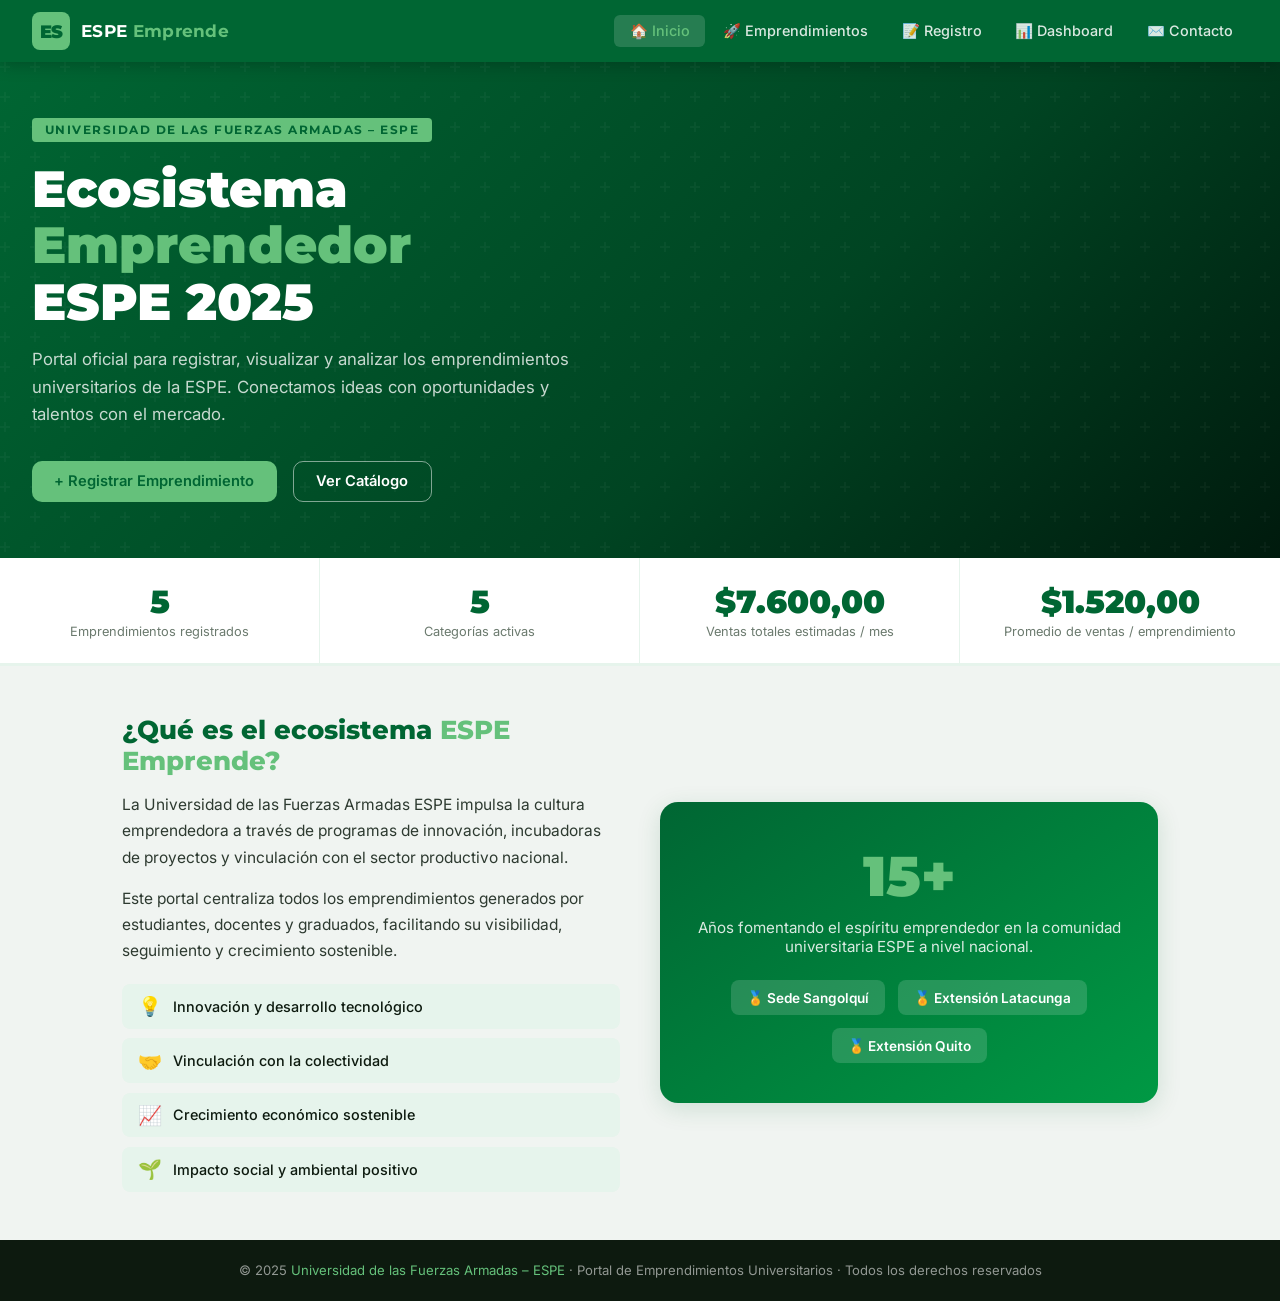
<file: LastestVersion/index.html>
<!DOCTYPE html>
<html lang="es">
<head>
  <meta charset="UTF-8" />
  <meta name="viewport" content="width=device-width, initial-scale=1.0"/>
  <title>ESPE Emprende – Portal de Emprendimientos Universitarios</title>
  <link href="https://fonts.googleapis.com/css2?family=Montserrat:wght@400;600;700;900&family=Inter:wght@400;500;600&display=swap" rel="stylesheet"/>
  <link rel="icon" type="image/x-icon" href="Iconos/Logo_ESPE.ico">
  <link rel="stylesheet" href="styles.css">

</head>
<body>

<header id="navbar">
  <div class="nav-brand">
    <div class="nav-logo">ES</div>
    <div class="nav-title">ESPE <span>Emprende</span></div>
  </div>
  <div class="hamburger" id="hamburger">
    <span></span><span></span><span></span>
  </div>
  <nav>
    <ul id="nav-list">
      <li><a href="#" class="nav-link active" data-section="inicio">🏠 Inicio</a></li>
      <li><a href="#" class="nav-link" data-section="emprendimientos">🚀 Emprendimientos</a></li>
      <li><a href="#" class="nav-link" data-section="registro">📝 Registro</a></li>
      <li><a href="#" class="nav-link" data-section="dashboard">📊 Dashboard</a></li>
      <li><a href="#" class="nav-link" data-section="contacto">✉️ Contacto</a></li>
    </ul>
  </nav>
</header>

<section id="inicio" class="section active">
  <div class="hero">
    <div class="hero-content">
      <div class="hero-badge">Universidad de las Fuerzas Armadas – ESPE</div>
      <h1>Ecosistema <em>Emprendedor</em><br>ESPE 2025</h1>
      <p>Portal oficial para registrar, visualizar y analizar los emprendimientos universitarios de la ESPE. Conectamos ideas con oportunidades y talentos con el mercado.</p>
      <div class="hero-ctas">
        <button class="btn btn-primary" onclick="showSection('registro')">+ Registrar Emprendimiento</button>
        <button class="btn btn-outline" onclick="showSection('emprendimientos')">Ver Catálogo</button>
      </div>
    </div>
  </div>

  <div class="stats-strip" id="home-stats">
    <div class="stat-cell">
      <div class="stat-number" id="stat-total">0</div>
      <div class="stat-label">Emprendimientos registrados</div>
    </div>
    <div class="stat-cell">
      <div class="stat-number" id="stat-categorias">0</div>
      <div class="stat-label">Categorías activas</div>
    </div>
    <div class="stat-cell">
      <div class="stat-number" id="stat-ventas">$0</div>
      <div class="stat-label">Ventas totales estimadas / mes</div>
    </div>
    <div class="stat-cell">
      <div class="stat-number" id="stat-promedio">$0</div>
      <div class="stat-label">Promedio de ventas / emprendimiento</div>
    </div>
  </div>

  <div class="about-grid">
    <div class="about-text">
      <h2>¿Qué es el ecosistema <span>ESPE Emprende?</span></h2>
      <p>La Universidad de las Fuerzas Armadas ESPE impulsa la cultura emprendedora a través de programas de innovación, incubadoras de proyectos y vinculación con el sector productivo nacional.</p>
      <p>Este portal centraliza todos los emprendimientos generados por estudiantes, docentes y graduados, facilitando su visibilidad, seguimiento y crecimiento sostenible.</p>
      <div class="pillar-list">
        <div class="pillar-item"><span class="pillar-icon">💡</span> Innovación y desarrollo tecnológico</div>
        <div class="pillar-item"><span class="pillar-icon">🤝</span> Vinculación con la colectividad</div>
        <div class="pillar-item"><span class="pillar-icon">📈</span> Crecimiento económico sostenible</div>
        <div class="pillar-item"><span class="pillar-icon">🌱</span> Impacto social y ambiental positivo</div>
      </div>
    </div>
    <div class="about-banner">
      <span class="big-num">15+</span>
      <p>Años fomentando el espíritu emprendedor en la comunidad universitaria ESPE a nivel nacional.</p>
      <div class="campus-container">
        <div class="campus-tag">🏅 Sede Sangolquí</div>
        <div class="campus-tag">🏅 Extensión Latacunga</div>
        <div class="campus-tag">🏅 Extensión Quito</div>
      </div>
    </div>
  </div>
</section>

<section id="emprendimientos" class="section">
  <div class="section-header">
    <h2>Catálogo de <span>Emprendimientos</span></h2>
    <p>Explora los proyectos registrados por la comunidad ESPE</p>
  </div>

  <div class="catalog-controls">
    <div class="search-box">
      <span class="icon">🔍</span>
      <input type="text" id="catalog-search" placeholder="Buscar por nombre o código..." oninput="renderCards()">
    </div>
    <select class="filter-select" id="catalog-filter" onchange="renderCards()">
      <option value="">Todas las categorías</option>
      <option>Tecnología</option>
      <option>Alimentos</option>
      <option>Servicios</option>
      <option>Educación</option>
      <option>Ambiente</option>
      <option>Artesanías</option>
      <option>Salud</option>
      <option>Otro</option>
    </select>
  </div>

  <div class="cards-grid" id="cards-grid"></div>
</section>

<section id="registro" class="section">
  <div class="section-header">
    <h2>Registrar <span>Emprendimiento</span></h2>
    <p>Completa el formulario para añadir tu proyecto al catálogo ESPE</p>
  </div>

  <div class="form-container">
    <div class="form-card">
      <h3 id="form-title">Nuevo Emprendimiento</h3>
      <p class="form-subtitle">Todos los campos marcados con <span style="color:var(--danger)">*</span> son obligatorios</p>

      <div class="form-grid">
        <div class="form-group">
          <label>Código <span class="required">*</span></label>
          <input type="text" id="f-codigo" placeholder="EJ: EMP-2025-001" />
          <span class="error-msg" id="err-codigo">El código es requerido.</span>
        </div>
        <div class="form-group">
          <label>Nombre del Emprendimiento <span class="required">*</span></label>
          <input type="text" id="f-nombre" placeholder="Nombre del proyecto" />
          <span class="error-msg" id="err-nombre">El nombre es requerido.</span>
        </div>
        <div class="form-group">
          <label>Responsable <span class="required">*</span></label>
          <input type="text" id="f-responsable" placeholder="Nombre completo" />
          <span class="error-msg" id="err-responsable">El responsable es requerido.</span>
        </div>
        <div class="form-group">
          <label>Carrera / Departamento <span class="required">*</span></label>
          <input type="text" id="f-carrera" placeholder="Ej: Ingeniería en Software" />
          <span class="error-msg" id="err-carrera">La carrera es requerida.</span>
        </div>
        <div class="form-group">
          <label>Categoría <span class="required">*</span></label>
          <select id="f-categoria">
            <option value="">Seleccionar...</option>
            <option>Tecnología</option>
            <option>Alimentos</option>
            <option>Servicios</option>
            <option>Educación</option>
            <option>Ambiente</option>
            <option>Artesanías</option>
            <option>Salud</option>
            <option>Otro</option>
          </select>
          <span class="error-msg" id="err-categoria">Selecciona una categoría.</span>
        </div>
        <div class="form-group">
          <label>Estado <span class="required">*</span></label>
          <select id="f-estado">
            <option value="">Seleccionar...</option>
            <option>Idea</option>
            <option>Prototipo</option>
            <option>En marcha</option>
            <option>En crecimiento</option>
          </select>
          <span class="error-msg" id="err-estado">Selecciona un estado.</span>
        </div>
        <div class="form-group">
          <label>Producto o Servicio <span class="required">*</span></label>
          <input type="text" id="f-producto" placeholder="¿Qué ofrece tu emprendimiento?" />
          <span class="error-msg" id="err-producto">Este campo es requerido.</span>
        </div>
        <div class="form-group">
          <label>Ventas Mensuales Estimadas (USD)</label>
          <input type="number" id="f-ventas" placeholder="0.00" min="0" step="0.01" />
        </div>
        <div class="form-group full">
          <label>Descripción <span class="required">*</span></label>
          <textarea id="f-descripcion" placeholder="Describe brevemente tu emprendimiento, su propuesta de valor y mercado objetivo..."></textarea>
          <span class="error-msg" id="err-descripcion">La descripción es requerida.</span>
        </div>
      </div>

      <div class="form-actions">
        <input type="hidden" id="f-edit-index" value="">
        <button class="btn btn-outline btn-reset-custom" onclick="resetForm()">↺ Restablecer</button>
        <button class="btn btn-green" onclick="submitForm()">💾 Guardar Emprendimiento</button>
      </div>
    </div>
  </div>
</section>

<section id="dashboard" class="section">
  <div class="section-header">
    <h2><span>Dashboard</span> de Emprendimientos</h2>
    <p>Estadísticas y gestión completa del ecosistema emprendedor</p>
  </div>

  <div class="dashboard-body">
    <div class="kpi-grid">
      <div class="kpi-card">
        <div class="kpi-label">Total Emprendimientos</div>
        <div class="kpi-value" id="kpi-total">0</div>
        <div class="kpi-sub">registros activos</div>
      </div>
      <div class="kpi-card">
        <div class="kpi-label">Ventas Totales / Mes</div>
        <div class="kpi-value" id="kpi-ventas">$0</div>
        <div class="kpi-sub">estimadas en USD</div>
      </div>
      <div class="kpi-card">
        <div class="kpi-label">Promedio de Ventas</div>
        <div class="kpi-value" id="kpi-promedio">$0</div>
        <div class="kpi-sub">por emprendimiento</div>
      </div>
      <div class="kpi-card">
        <div class="kpi-label">Mayor Vendedor</div>
        <div class="kpi-value" id="kpi-top" style="font-size:1rem;">—</div>
        <div class="kpi-sub" id="kpi-top-ventas">sin datos</div>
      </div>
    </div>

    <div class="dash-controls">
      <div class="search-box" style="max-width:280px">
        <span class="icon">🔍</span>
        <input type="text" id="dash-search" placeholder="Buscar por nombre o código..." oninput="renderTable()">
      </div>
      <select class="filter-select" id="dash-filter-cat" onchange="renderTable()">
        <option value="">Todas las categorías</option>
        <option>Tecnología</option>
        <option>Alimentos</option>
        <option>Servicios</option>
        <option>Educación</option>
        <option>Ambiente</option>
        <option>Artesanías</option>
        <option>Salud</option>
        <option>Otro</option>
      </select>
      <select class="filter-select" id="dash-filter-est" onchange="renderTable()" style="min-width:140px">
        <option value="">Todos los estados</option>
        <option>Idea</option>
        <option>Prototipo</option>
        <option>En marcha</option>
        <option>En crecimiento</option>
      </select>
    </div>

    <div class="table-wrapper">
      <table>
        <thead>
          <tr>
            <th>Código</th>
            <th>Nombre</th>
            <th>Responsable</th>
            <th>Carrera</th>
            <th>Categoría</th>
            <th>Estado</th>
            <th>Ventas/mes</th>
            <th>Acciones</th>
          </tr>
        </thead>
        <tbody id="table-body"></tbody>
      </table>
    </div>
  </div>
</section>

<section id="contacto" class="section">
  <div class="section-header">
    <h2>Centro de <span>Contacto</span></h2>
    <p>Escríbenos para más información sobre el ecosistema emprendedor ESPE</p>
  </div>

  <div class="contact-wrapper">
    <div class="contact-info-card">
      <h3>🏛️ ESPE Emprende</h3>
      <div class="contact-detail">
        <span class="contact-icon">📍</span>
        <div><strong>Dirección</strong>Av. General Rumiñahui s/n, Sangolquí, Pichincha, Ecuador</div>
      </div>
      <div class="contact-detail">
        <span class="contact-icon">📞</span>
        <div><strong>Teléfono</strong>(+593) 2-398-9400 ext. 1234</div>
      </div>
      <div class="contact-detail">
        <span class="contact-icon">✉️</span>
        <div><strong>Correo</strong>emprende@espe.edu.ec</div>
      </div>
      <div class="contact-detail">
        <span class="contact-icon">🕐</span>
        <div><strong>Horario de atención</strong>Lunes a Viernes: 08h00 – 17h00</div>
      </div>
      <div class="contact-detail">
        <span class="contact-icon">🌐</span>
      <div>
        <strong>SITIO WEB:</strong> <br>
      <a href="https://www.espe.edu.ec" target="_blank" rel="noopener noreferrer" style="color: #ffffff; text-decoration: underline; font-weight: normal; transition: color 0.2s ease;">www.espe.edu.ec</a>
    </div>
      </div>
      <div class="social-links">
      <a href="https://www.facebook.com/ESPE.U" target="_blank" rel="noopener noreferrer" class="social-btn">📘 Facebook</a>
      <a href="https://l.facebook.com/l.php?u=https%3A%2F%2Fx.com%2FESPEU%3Ffbclid%3DIwZXh0bgNhZW0CMTAAYnJpZBExcXh1azBOa3p5TGF0YXlNTnNydGMGYXBwX2lkEDIyMjAzOTE3ODgyMDA4OTIAAR5FPygiBOP6_0SaTBE1b5Xs40ryKSK4rAlS14M9syFRS8yB5R5dT9HdulVJ2A_aem_Ai9l-ZGhdr0NAP5lkxMlCQ&h=AUC0G65wNumFGKt8Z_vAZ8zmyJ4CKZHWzJasWR-ZgxcmxHSPx50cas9gsTsqkDZqoTd2HLWUnfBpL5WAfqFM8IqPwrzhc6ipIhV0AUvP5swd2dlYolfGrpwVKk_zH6yE2XN-" target="_blank" rel="noopener noreferrer" class="social-btn">🐦 Twitter</a>
      <a href="https://www.instagram.com/espe.u?utm_source=ig_web_button_share_sheet&igsh=ZDNlZDc0MzIxNw==" target="_blank" rel="noopener noreferrer" class="social-btn">📸 Instagram</a>
      </div>

    </div>

    <div class="contact-form-card">
      <h3>Envíanos un mensaje</h3>
      <p class="form-subtitle">Te responderemos en un plazo máximo de 48 horas hábiles.</p>
      <div class="contact-form-grid">
        <div class="form-group">
          <label>Nombre <span class="required">*</span></label>
          <input type="text" id="c-nombre" placeholder="Tu nombre completo"/>
          <span class="error-msg" id="c-err-nombre">Campo requerido.</span>
        </div>
        <div class="form-group">
          <label>Correo Electrónico <span class="required">*</span></label>
          <input type="email" id="c-email" placeholder="correo@ejemplo.com"/>
          <span class="error-msg" id="c-err-email">Ingresa un correo válido.</span>
        </div>
        <div class="form-group" style="grid-column:1/-1">
          <label>Asunto <span class="required">*</span></label>
          <input type="text" id="c-asunto" placeholder="¿En qué podemos ayudarte?"/>
          <span class="error-msg" id="c-err-asunto">Campo requerido.</span>
        </div>
        <div class="form-group" style="grid-column:1/-1">
          <label>Mensaje <span class="required">*</span></label>
          <textarea id="c-mensaje" rows="5" placeholder="Escribe tu consulta aquí..."></textarea>
          <span class="error-msg" id="c-err-mensaje">El mensaje es requerido.</span>
        </div>
      </div>
      <div class="form-actions">
        <button class="btn btn-green" onclick="sendContact()">📤 Enviar Mensaje</button>
      </div>
    </div>
  </div>
</section>

<footer>
  <p>© 2025 <span>Universidad de las Fuerzas Armadas – ESPE</span> · Portal de Emprendimientos Universitarios · Todos los derechos reservados</p>
</footer>

<div class="modal-overlay" id="modal-overlay">
  <div class="modal">
    <div class="modal-header">
      <h3>✏️ Editar Emprendimiento</h3>
      <button class="modal-close" onclick="closeModal()">✕</button>
    </div>
    <div class="modal-body">
      <div class="form-grid">
        <div class="form-group">
          <label>Código <span class="required">*</span></label>
          <input type="text" id="m-codigo" />
          <span class="error-msg" id="m-err-codigo">Requerido.</span>
        </div>
        <div class="form-group">
          <label>Nombre <span class="required">*</span></label>
          <input type="text" id="m-nombre" />
          <span class="error-msg" id="m-err-nombre">Requerido.</span>
        </div>
        <div class="form-group">
          <label>Responsable <span class="required">*</span></label>
          <input type="text" id="m-responsable" />
          <span class="error-msg" id="m-err-responsable">Requerido.</span>
        </div>
        <div class="form-group">
          <label>Carrera / Departamento <span class="required">*</span></label>
          <input type="text" id="m-carrera" />
          <span class="error-msg" id="m-err-carrera">Requerido.</span>
        </div>
        <div class="form-group">
          <label>Categoría <span class="required">*</span></label>
          <select id="m-categoria">
            <option value="">Seleccionar...</option>
            <option>Tecnología</option><option>Alimentos</option>
            <option>Servicios</option><option>Educación</option>
            <option>Ambiente</option><option>Artesanías</option>
            <option>Salud</option><option>Otro</option>
          </select>
          <span class="error-msg" id="m-err-categoria">Requerido.</span>
        </div>
        <div class="form-group">
          <label>Estado <span class="required">*</span></label>
          <select id="m-estado">
            <option value="">Seleccionar...</option>
            <option>Idea</option><option>Prototipo</option>
            <option>En marcha</option><option>En crecimiento</option>
          </select>
          <span class="error-msg" id="m-err-estado">Requerido.</span>
        </div>
        <div class="form-group">
          <label>Producto o Servicio <span class="required">*</span></label>
          <input type="text" id="m-producto" />
          <span class="error-msg" id="m-err-producto">Requerido.</span>
        </div>
        <div class="form-group">
          <label>Ventas Mensuales (USD)</label>
          <input type="number" id="m-ventas" min="0" step="0.01"/>
        </div>
        <div class="form-group full">
          <label>Descripción <span class="required">*</span></label>
          <textarea id="m-descripcion"></textarea>
          <span class="error-msg" id="m-err-descripcion">Requerido.</span>
        </div>
      </div>
      <input type="hidden" id="m-index"/>
      <div class="form-actions">
        <button class="btn btn-outline" style="border-color:var(--verde);color:var(--verde)" onclick="closeModal()">Cancelar</button>
        <button class="btn btn-green" onclick="saveEdit()">💾 Guardar Cambios</button>
      </div>
    </div>
  </div>
</div>

<div class="toast" id="toast"></div>

<script src="script.js"></script>
</body>
</html>
</file>
<file: LastestVersion/styles.css>
/* ─── TOKEN SYSTEM ───────────────────────────────────── */
:root {
  --verde:       #006633;   /* ESPE institutional green */
  --verde-claro: #009944;
  --verde-menta: #e6f4ec;
  --amarillo:    rgb(101, 193, 123);   /* ESPE gold accent */
  --negro:       #0d1a0f;
  --gris-oscuro: #2d3a30;
  --gris-medio:  #6b7a6e;
  --gris-claro:  #f0f4f1;
  --blanco:      #ffffff;
  --danger:      #c0392b;
  --warning:     #e67e22;
  --info:        #2980b9;
  --shadow-sm:   0 2px 8px rgba(0,102,51,.10);
  --shadow-md:   0 6px 24px rgba(0,102,51,.14);
  --radius:      10px;
  --radius-lg:   18px;
  --font-display: 'Montserrat', sans-serif;
  --font-body:    'Inter', sans-serif;
  --transition:   .25s ease;
}

/* ─── RESET & BASE ───────────────────────────────────── */
*, *::before, *::after { box-sizing: border-box; margin: 0; padding: 0; }
html { scroll-behavior: smooth; }
body {
  font-family: var(--font-body);
  background: var(--gris-claro);
  color: var(--negro);
  min-height: 100vh;
}
img { max-width: 100%; display: block; }
a { text-decoration: none; color: inherit; }
ul { list-style: none; }

/* ─── NAVIGATION ─────────────────────────────────────── */
#navbar {
  position: sticky; top: 0; z-index: 1000;
  background: var(--verde);
  box-shadow: 0 2px 16px rgba(0,0,0,.25);
  display: flex; align-items: center; justify-content: space-between;
  padding: 0 2rem; height: 62px;
}
.nav-brand {
  display: flex; align-items: center; gap: .7rem;
}
.nav-logo {
  width: 38px; height: 38px;
  background: var(--amarillo);
  border-radius: 8px;
  display: flex; align-items: center; justify-content: center;
  font-family: var(--font-display); font-weight: 900; font-size: 1.1rem;
  color: var(--verde); letter-spacing: -.5px;
}
.nav-title {
  font-family: var(--font-display); font-weight: 700; font-size: 1.05rem;
  color: var(--blanco); letter-spacing: .3px;
}
.nav-title span { color: var(--amarillo); }
nav ul {
  display: flex; gap: .2rem;
}
nav ul li a {
  display: block; padding: .45rem .95rem;
  color: rgba(255,255,255,.85);
  font-size: .9rem; font-weight: 500;
  border-radius: 6px;
  transition: background var(--transition), color var(--transition);
}
nav ul li a:hover,
nav ul li a.active {
  background: rgba(255,255,255,.15);
  color: var(--amarillo);
}
.hamburger {
  display: none; flex-direction: column; gap: 5px;
  cursor: pointer; padding: 4px;
}
.hamburger span {
  width: 24px; height: 2px;
  background: var(--blanco); border-radius: 2px;
  transition: var(--transition);
}

/* ─── SECTIONS WRAPPER ───────────────────────────────── */
.section { display: none; }
.section.active { display: block; }

/* ─── HERO / INICIO ──────────────────────────────────── */
.hero {
  background: linear-gradient(135deg, var(--verde) 0%, #004422 60%, #001a0d 100%);
  min-height: 420px;
  display: flex; align-items: center;
  padding: 3.5rem 2rem;
  position: relative; overflow: hidden;
}
.hero::before {
  content: '';
  position: absolute; inset: 0;
  background: url("data:image/svg+xml,%3Csvg width='60' height='60' viewBox='0 0 60 60' xmlns='http://www.w3.org/2000/svg'%3E%3Cg fill='none' fill-rule='evenodd'%3E%3Cg fill='%23ffffff' fill-opacity='0.03'%3E%3Cpath d='M36 34v-4h-2v4h-4v2h4v4h2v-4h4v-2h-4zm0-30V0h-2v4h-4v2h4v4h2V6h4V4h-4zM6 34v-4H4v4H0v2h4v4h2v-4h4v-2H6zM6 4V0H4v4H0v2h4v4h2V6h4V4H6z'/%3E%3C/g%3E%3C/g%3E%3C/svg%3E");
}
.hero-content { max-width: 680px; position: relative; z-index: 1; }
.hero-badge {
  display: inline-block;
  background: var(--amarillo); color: var(--verde);
  font-family: var(--font-display); font-weight: 700; font-size: .72rem;
  letter-spacing: 1.5px; text-transform: uppercase;
  padding: .3rem .8rem; border-radius: 4px; margin-bottom: 1.2rem;
}
.hero h1 {
  font-family: var(--font-display); font-weight: 900;
  font-size: clamp(2rem, 5vw, 3.2rem);
  color: var(--blanco); line-height: 1.1; margin-bottom: 1rem;
}
.hero h1 em { color: var(--amarillo); font-style: normal; }
.hero p {
  color: rgba(255,255,255,.78); font-size: 1.05rem; line-height: 1.65;
  margin-bottom: 2rem; max-width: 540px;
}
.hero-ctas { display: flex; gap: 1rem; flex-wrap: wrap; }
.btn {
  display: inline-flex; align-items: center; gap: .45rem;
  padding: .65rem 1.4rem; border-radius: var(--radius);
  font-family: var(--font-body); font-weight: 600; font-size: .92rem;
  cursor: pointer; border: none; transition: all var(--transition);
}
.btn-primary {
  background: var(--amarillo); color: var(--verde);
}
.btn-primary:hover { background: #f0c400; transform: translateY(-2px); box-shadow: var(--shadow-md); }
.btn-outline {
  background: transparent; color: var(--blanco);
  border: 1.5px solid rgba(255,255,255,.5);
}
.btn-outline:hover { border-color: var(--amarillo); color: var(--amarillo); transform: translateY(-2px); }
.btn-green { background: var(--verde); color: var(--blanco); }
.btn-green:hover { background: var(--verde-claro); transform: translateY(-2px); box-shadow: var(--shadow-sm); }
.btn-danger { background: var(--danger); color: var(--blanco); font-size: .82rem; padding: .4rem .8rem; }
.btn-danger:hover { background: #a93226; }
.btn-edit { background: var(--info); color: var(--blanco); font-size: .82rem; padding: .4rem .8rem; }
.btn-edit:hover { background: #2471a3; }
.btn-sm { font-size: .8rem; padding: .38rem .7rem; }
.btn-reset-custom { border-color: var(--verde); color: var(--verde); }

/* STATS STRIP */
.stats-strip {
  background: var(--blanco);
  border-bottom: 3px solid var(--verde-menta);
  display: grid; grid-template-columns: repeat(4, 1fr);
  gap: 0;
}
.stat-cell {
  padding: 1.5rem 1.2rem; text-align: center;
  border-right: 1px solid var(--verde-menta);
}
.stat-cell:last-child { border-right: none; }
.stat-number {
  font-family: var(--font-display); font-weight: 900; font-size: 2rem;
  color: var(--verde);
}
.stat-label { font-size: .8rem; color: var(--gris-medio); margin-top: .2rem; }

/* ABOUT SECTION */
.about-grid {
  max-width: 1100px; margin: 3rem auto; padding: 0 2rem;
  display: grid; grid-template-columns: 1fr 1fr; gap: 2.5rem; align-items: center;
}
.about-text h2 {
  font-family: var(--font-display); font-weight: 800; font-size: 1.6rem;
  color: var(--verde); margin-bottom: 1rem;
}
.about-text h2 span { color: var(--amarillo); }
.about-text p { color: var(--gris-oscuro); line-height: 1.7; margin-bottom: .9rem; font-size: .97rem; }
.pillar-list { margin-top: 1.2rem; display: flex; flex-direction: column; gap: .6rem; }
.pillar-item {
  display: flex; align-items: center; gap: .7rem;
  padding: .65rem 1rem; background: var(--verde-menta);
  border-radius: 8px; font-size: .9rem; font-weight: 500;
}
.pillar-icon { font-size: 1.2rem; }
.about-banner {
  background: linear-gradient(145deg, var(--verde) 0%, #009944 100%);
  border-radius: var(--radius-lg); padding: 2.5rem 2rem;
  color: var(--blanco); text-align: center;
  box-shadow: var(--shadow-md);
}
.about-banner .big-num {
  font-family: var(--font-display); font-weight: 900; font-size: 3.5rem;
  color: var(--amarillo); display: block;
}
.about-banner p { opacity: .85; font-size: .95rem; margin-top: .5rem; }
.campus-container { margin-top: 1.5rem; display: flex; gap: .8rem; justify-content: center; flex-wrap: wrap; }
.campus-tag { background: rgba(255,255,255,.15); border-radius: 8px; padding: .6rem 1rem; font-size: .85rem; font-weight: 600; }

/* ─── EMPRENDIMIENTOS ────────────────────────────────── */
.section-header {
  background: var(--verde);
  padding: 2.5rem 2rem 1.5rem;
  text-align: center; color: var(--blanco);
}
.section-header h2 {
  font-family: var(--font-display); font-weight: 800; font-size: 1.9rem;
}
.section-header p { opacity: .8; margin-top: .4rem; font-size: .95rem; }
.section-header h2 span { color: var(--amarillo); }

.catalog-controls {
  max-width: 1100px; margin: 1.5rem auto 0; padding: 0 2rem;
  display: flex; gap: 1rem; flex-wrap: wrap; align-items: center;
}
.search-box {
  flex: 1; min-width: 200px; position: relative;
}
.search-box input {
  width: 100%; padding: .6rem 1rem .6rem 2.4rem;
  border: 1.5px solid #d0dbd2; border-radius: var(--radius);
  font-size: .92rem; font-family: var(--font-body);
  background: var(--blanco); transition: border-color var(--transition);
}
.search-box input:focus { outline: none; border-color: var(--verde); }
.search-box .icon { position: absolute; left: .75rem; top: 50%; transform: translateY(-50%); font-size: 1rem; color: var(--gris-medio); }
.filter-select {
  padding: .6rem 1rem; border: 1.5px solid #d0dbd2; border-radius: var(--radius);
  font-size: .92rem; font-family: var(--font-body);
  background: var(--blanco); cursor: pointer; min-width: 160px;
  transition: border-color var(--transition);
}
.filter-select:focus { outline: none; border-color: var(--verde); }

.cards-grid {
  max-width: 1100px; margin: 1.5rem auto 3rem;
  padding: 0 2rem;
  display: grid;
  grid-template-columns: repeat(auto-fill, minmax(280px, 1fr));
  gap: 1.5rem;
}
.emp-card {
  background: var(--blanco); border-radius: var(--radius-lg);
  box-shadow: var(--shadow-sm); overflow: hidden;
  transition: transform var(--transition), box-shadow var(--transition);
  display: flex; flex-direction: column;
}
.emp-card:hover { transform: translateY(-5px); box-shadow: var(--shadow-md); }
.card-img {
  height: 130px; overflow: hidden;
  display: flex; align-items: center; justify-content: center;
  font-size: 3.5rem;
}
.card-body { padding: 1.2rem 1.3rem; flex: 1; display: flex; flex-direction: column; gap: .5rem; }
.card-code { font-size: .72rem; color: var(--gris-medio); font-weight: 600; letter-spacing: .5px; text-transform: uppercase; }
.card-name { font-family: var(--font-display); font-weight: 700; font-size: 1.05rem; color: var(--negro); }
.card-category {
  display: inline-flex; align-items: center; gap: .35rem;
  background: var(--verde-menta); color: var(--verde);
  font-size: .75rem; font-weight: 700; padding: .25rem .6rem;
  border-radius: 20px; align-self: flex-start;
}
.card-desc { font-size: .87rem; color: var(--gris-medio); line-height: 1.55; flex: 1; }
.card-footer {
  padding: .9rem 1.3rem; background: var(--gris-claro);
  display: flex; align-items: center; justify-content: space-between;
  border-top: 1px solid #e8ede9;
}
.card-responsable { font-size: .82rem; color: var(--gris-oscuro); font-weight: 500; }
.badge-estado {
  font-size: .72rem; font-weight: 700; padding: .2rem .55rem;
  border-radius: 20px; text-transform: uppercase; letter-spacing: .3px;
}
.estado-idea       { background: #fef9e7; color: #d4ac0d; }
.estado-prototipo  { background: #eaf4fb; color: #2980b9; }
.estado-marcha     { background: #eafaf1; color: #27ae60; }
.estado-crecimiento{ background: #fdf2f8; color: #8e44ad; }
.empty-state {
  grid-column: 1/-1; text-align: center; padding: 3rem 1rem;
  color: var(--gris-medio);
}
.empty-state .empty-icon { font-size: 3.5rem; margin-bottom: 1rem; }
.empty-state h3 { font-family: var(--font-display); font-size: 1.1rem; color: var(--gris-oscuro); }
.empty-state p { font-size: .9rem; margin-top: .4rem; }

/* ─── REGISTRO ───────────────────────────────────────── */
.form-container {
  max-width: 760px; margin: 2.5rem auto 3rem;
  padding: 0 2rem;
}
.form-card {
  background: var(--blanco); border-radius: var(--radius-lg);
  box-shadow: var(--shadow-md); padding: 2.5rem;
}
.form-card h3 {
  font-family: var(--font-display); font-weight: 800; font-size: 1.3rem;
  color: var(--verde); margin-bottom: .3rem;
}
.form-card .form-subtitle { color: var(--gris-medio); font-size: .9rem; margin-bottom: 2rem; }
.form-grid {
  display: grid; grid-template-columns: 1fr 1fr; gap: 1.2rem;
}
.form-group { display: flex; flex-direction: column; gap: .4rem; }
.form-group.full { grid-column: 1 / -1; }
.form-group label {
  font-size: .82rem; font-weight: 600; color: var(--gris-oscuro);
  text-transform: uppercase; letter-spacing: .4px;
}
.form-group label .required { color: var(--danger); margin-left: 2px; }
.form-group input,
.form-group select,
.form-group textarea {
  padding: .65rem .9rem;
  border: 1.5px solid #d0dbd2; border-radius: var(--radius);
  font-size: .93rem; font-family: var(--font-body);
  background: var(--blanco);
  transition: border-color var(--transition), box-shadow var(--transition);
}
.form-group input:focus,
.form-group select:focus,
.form-group textarea:focus {
  outline: none; border-color: var(--verde);
  box-shadow: 0 0 0 3px rgba(0,102,51,.12);
}
.form-group input.error,
.form-group select.error { border-color: var(--danger); }
.error-msg { font-size: .78rem; color: var(--danger); display: none; margin-top: .15rem; }
.error-msg.show { display: block; }
.form-group textarea { resize: vertical; min-height: 80px; }
.form-actions {
  display: flex; gap: 1rem; justify-content: flex-end; margin-top: 1.8rem;
  flex-wrap: wrap;
}
.toast {
  position: fixed; bottom: 1.5rem; right: 1.5rem; z-index: 9999;
  background: var(--verde); color: var(--blanco);
  padding: .85rem 1.4rem; border-radius: var(--radius);
  box-shadow: var(--shadow-md); font-weight: 500; font-size: .93rem;
  display: flex; align-items: center; gap: .6rem;
  transform: translateY(100px); opacity: 0;
  transition: transform .35s ease, opacity .35s ease;
}
.toast.show { transform: translateY(0); opacity: 1; }
.toast.error { background: var(--danger); }

/* ─── DASHBOARD ──────────────────────────────────────── */
.dashboard-body {
  max-width: 1200px; margin: 2rem auto 3rem; padding: 0 2rem;
}
.kpi-grid {
  display: grid; grid-template-columns: repeat(4, 1fr); gap: 1.2rem; margin-bottom: 2rem;
}
.kpi-card {
  background: var(--blanco); border-radius: var(--radius-lg);
  padding: 1.3rem 1.5rem; box-shadow: var(--shadow-sm);
  border-top: 4px solid var(--verde);
  transition: transform var(--transition);
}
.kpi-card:hover { transform: translateY(-3px); }
.kpi-card:nth-child(2) { border-color: var(--amarillo); }
.kpi-card:nth-child(3) { border-color: var(--info); }
.kpi-card:nth-child(4) { border-color: #8e44ad; }
.kpi-label { font-size: .78rem; color: var(--gris-medio); font-weight: 600; text-transform: uppercase; letter-spacing: .4px; }
.kpi-value { font-family: var(--font-display); font-weight: 800; font-size: 1.8rem; color: var(--negro); margin-top: .3rem; }
.kpi-sub { font-size: .78rem; color: var(--gris-medio); margin-top: .2rem; }

.dash-controls {
  display: flex; gap: 1rem; flex-wrap: wrap; align-items: center;
  margin-bottom: 1.2rem;
}
.table-wrapper {
  background: var(--blanco); border-radius: var(--radius-lg);
  box-shadow: var(--shadow-sm); overflow: hidden;
}
table { width: 100%; border-collapse: collapse; }
thead { background: var(--verde); }
thead th {
  color: var(--blanco); font-family: var(--font-display); font-weight: 700;
  font-size: .82rem; text-transform: uppercase; letter-spacing: .5px;
  padding: .85rem 1.1rem; text-align: left;
}
tbody tr { border-bottom: 1px solid #e8ede9; transition: background var(--transition); }
tbody tr:hover { background: var(--verde-menta); }
tbody td { padding: .8rem 1.1rem; font-size: .88rem; color: var(--gris-oscuro); }
tbody tr:last-child { border-bottom: none; }
.td-actions { display: flex; gap: .5rem; }
.td-code { font-family: 'Courier New', monospace; font-weight: 700; color: var(--verde); }
.no-records { text-align: center; padding: 2.5rem; color: var(--gris-medio); }

/* ─── CONTACTO ───────────────────────────────────────── */
.contact-wrapper {
  max-width: 1100px; margin: 2.5rem auto 3rem;
  padding: 0 2rem;
  display: grid; grid-template-columns: 1fr 1.4fr; gap: 2rem;
}
.contact-info-card {
  background: linear-gradient(145deg, var(--verde) 0%, #004422 100%);
  border-radius: var(--radius-lg); padding: 2rem;
  color: var(--blanco);
}
.contact-info-card h3 {
  font-family: var(--font-display); font-weight: 800; font-size: 1.3rem;
  color: var(--amarillo); margin-bottom: 1.5rem;
}
.contact-detail {
  display: flex; align-items: flex-start; gap: .8rem;
  margin-bottom: 1.2rem; font-size: .92rem;
}

/* === NUEVO CAMBIO PARA QUE EL LINK SE VEA PERFECTO === */
.contact-detail a {
  color: var(--blanco, #ffffff);
  text-decoration: underline;
  font-weight: 500;
  transition: color var(--transition, 0.2s ease);
}
.contact-detail a:hover {
  color: var(--amarillo);
}
/* ==================================================== */

.contact-icon { font-size: 1.3rem; margin-top: .1rem; flex-shrink: 0; }
.contact-detail strong { display: block; font-size: .75rem; letter-spacing: .4px; text-transform: uppercase; opacity: .7; margin-bottom: .15rem; }
.social-links { display: flex; gap: .7rem; margin-top: 1.5rem; }
.social-btn {
  padding: .45rem 1rem; border-radius: 6px;
  background: rgba(255,255,255,.15); color: var(--blanco);
  font-size: .82rem; font-weight: 600;
  transition: background var(--transition);
}
.social-btn:hover { background: var(--amarillo); color: var(--verde); }
.contact-form-card {
  background: var(--blanco); border-radius: var(--radius-lg);
  box-shadow: var(--shadow-md); padding: 2.5rem;
}
.contact-form-card h3 {
  font-family: var(--font-display); font-weight: 800; font-size: 1.25rem;
  color: var(--verde); margin-bottom: .4rem;
}
.contact-form-card .form-subtitle { color: var(--gris-medio); font-size: .88rem; margin-bottom: 1.5rem; }
.contact-form-grid {
  display: grid; grid-template-columns: 1fr 1fr; gap: 1rem;
}

/* ─── FOOTER ──────────────────────────────────────────── */
footer {
  background: var(--negro); color: rgba(255,255,255,.55);
  text-align: center; padding: 1.4rem 2rem;
  font-size: .82rem;
}
footer span { color: var(--amarillo); }

/* ─── MODAL EDITAR ────────────────────────────────────── */
.modal-overlay {
  position: fixed; inset: 0; z-index: 2000;
  background: rgba(0,0,0,.55); display: none;
  align-items: center; justify-content: center; padding: 1rem;
}
.modal-overlay.open { display: flex; }
.modal {
  background: var(--blanco); border-radius: var(--radius-lg);
  width: 100%; max-width: 680px; max-height: 90vh; overflow-y: auto;
  box-shadow: 0 20px 60px rgba(0,0,0,.3);
  animation: slideIn .3s ease;
}
@keyframes slideIn {
  from { transform: translateY(-30px); opacity: 0; }
  to   { transform: translateY(0);     opacity: 1; }
}
.modal-header {
  display: flex; align-items: center; justify-content: space-between;
  padding: 1.4rem 2rem; border-bottom: 1px solid #e8ede9;
}
.modal-header h3 { font-family: var(--font-display); font-weight: 800; color: var(--verde); }
.modal-close {
  width: 32px; height: 32px; border-radius: 6px;
  background: var(--gris-claro); border: none; cursor: pointer;
  font-size: 1.1rem; display: flex; align-items: center; justify-content: center;
  transition: background var(--transition);
}
.modal-close:hover { background: #d5ddd6; }
.modal-body { padding: 1.5rem 2rem 2rem; }

/* ─── RESPONSIVE ─────────────────────────────────────── */
@media (max-width: 900px) {
  .stats-strip { grid-template-columns: repeat(2,1fr); }
  .about-grid  { grid-template-columns: 1fr; }
  .kpi-grid    { grid-template-columns: repeat(2,1fr); }
  .contact-wrapper { grid-template-columns: 1fr; }
}
@media (max-width: 640px) {
  nav ul { display: none; }
  nav ul.open { display: flex; flex-direction: column; position: absolute; top: 62px; left: 0; right: 0; background: var(--verde); padding: .5rem; box-shadow: var(--shadow-md); }
  .hamburger { display: flex; }
  .stats-strip { grid-template-columns: 1fr 1fr; }
  .form-grid { grid-template-columns: 1fr; }
  .form-group.full { grid-column: 1; }
  .kpi-grid { grid-template-columns: 1fr 1fr; }
  .contact-form-grid { grid-template-columns: 1fr; }
  table { font-size: .78rem; }
  thead th, tbody td { padding: .6rem .7rem; }
  .hero h1 { font-size: 1.7rem; }
  .modal-body, .modal-header { padding-left: 1.2rem; padding-right: 1.2rem; }
}
@media (max-width: 420px) {
  .kpi-grid { grid-template-columns: 1fr; }
  .stats-strip { grid-template-columns: 1fr; }
}
</file>
